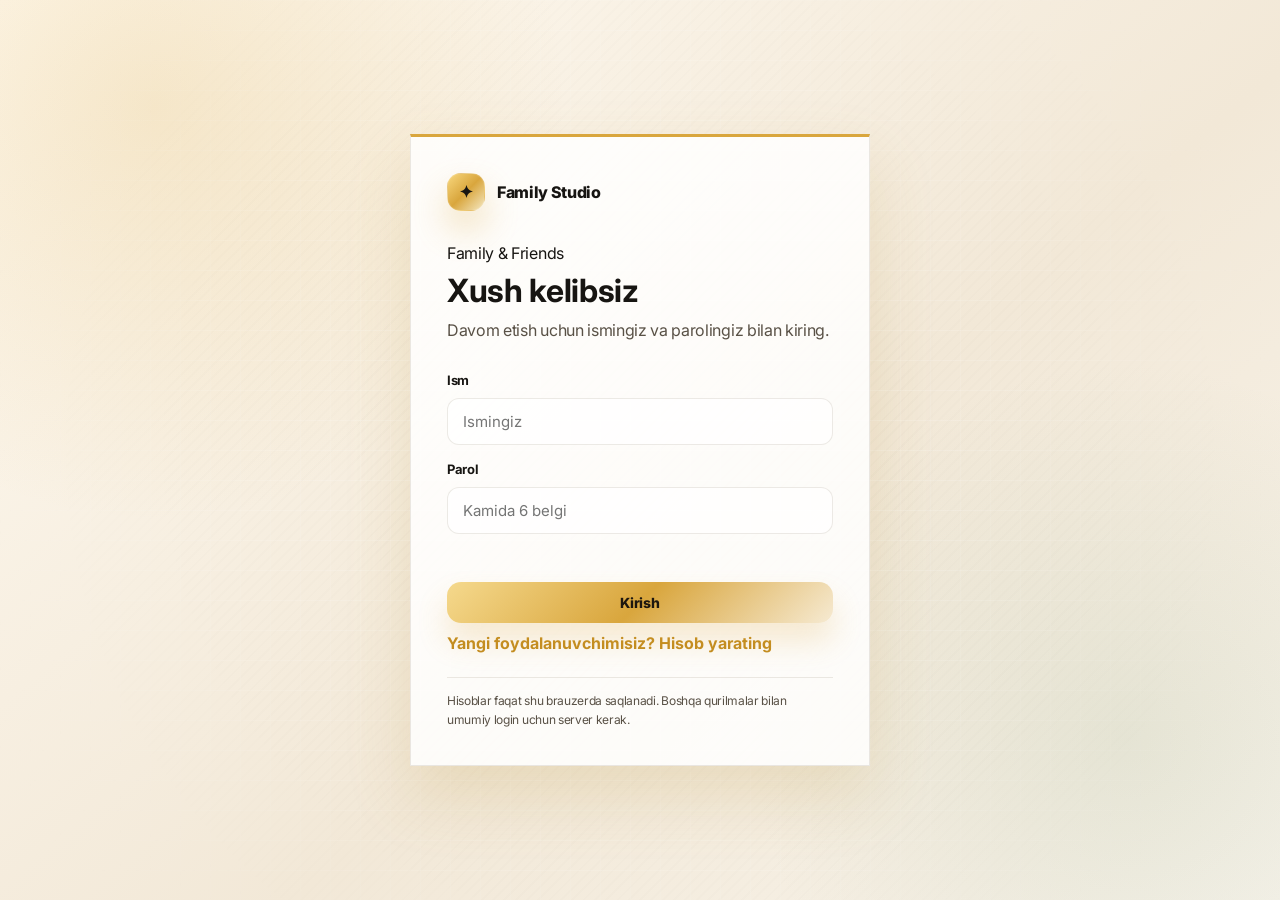
<file: index.html>
<!DOCTYPE html>
<html lang="uz" data-theme="light">
<head>
    <meta charset="UTF-8">
    <meta name="viewport" content="width=device-width, initial-scale=1.0">
    <title>Family & Friends Test Platformasi</title>
    <link rel="stylesheet" href="Style.css">
    <link rel="preconnect" href="https://fonts.googleapis.com">
    <link rel="preconnect" href="https://fonts.gstatic.com" crossorigin>
    <link href="https://fonts.googleapis.com/css2?family=Plus+Jakarta+Sans:wght@400;500;600;700;800&display=swap" rel="stylesheet">
</head>
<body>
    <div id="app"></div>
    <script src="service.js"></script>
    <script src="users.js"></script>
    <script src="logIn.js"></script>
    <script src="app.js"></script>
</body>
</html>
</file>
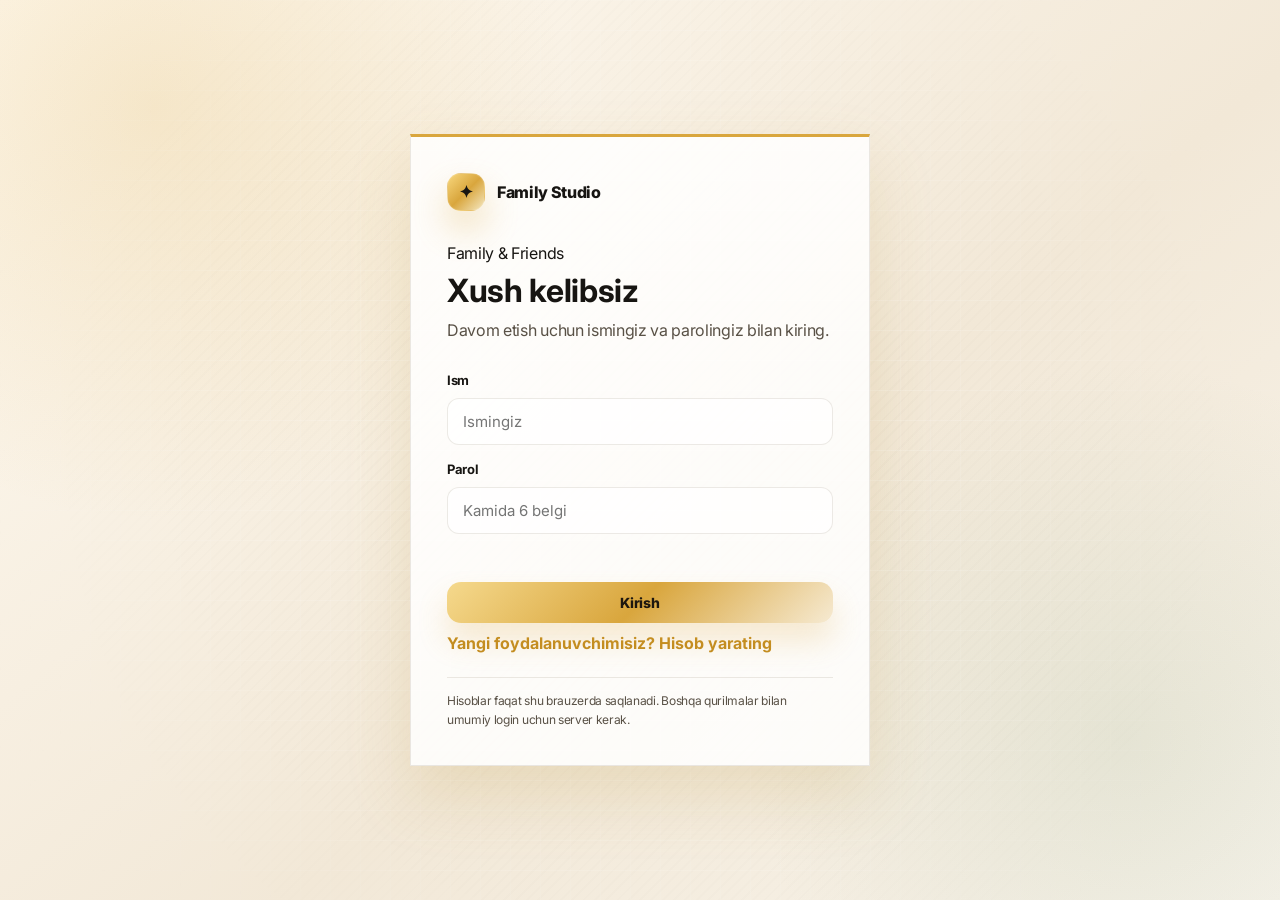
<file: adminpanel.html>
<!doctype html>
<html lang="uz" data-theme="light">
<head>
	<meta charset="UTF-8">
	<meta name="viewport" content="width=device-width, initial-scale=1">
	<meta name="theme-color" content="#f7f1e6">
	<title>Family Studio | Admin</title>
	<link rel="stylesheet" href="Style.css">
	<script>if (!location.hash) location.hash = "admin";</script>
	<script src="service.js" defer></script>
	<script src="users.js" defer></script>
	<script src="logIn.js" defer></script>
	<script src="app.js" defer></script>
</head>
<body>
	<div id="app"></div>
</body>
</html>
</file>
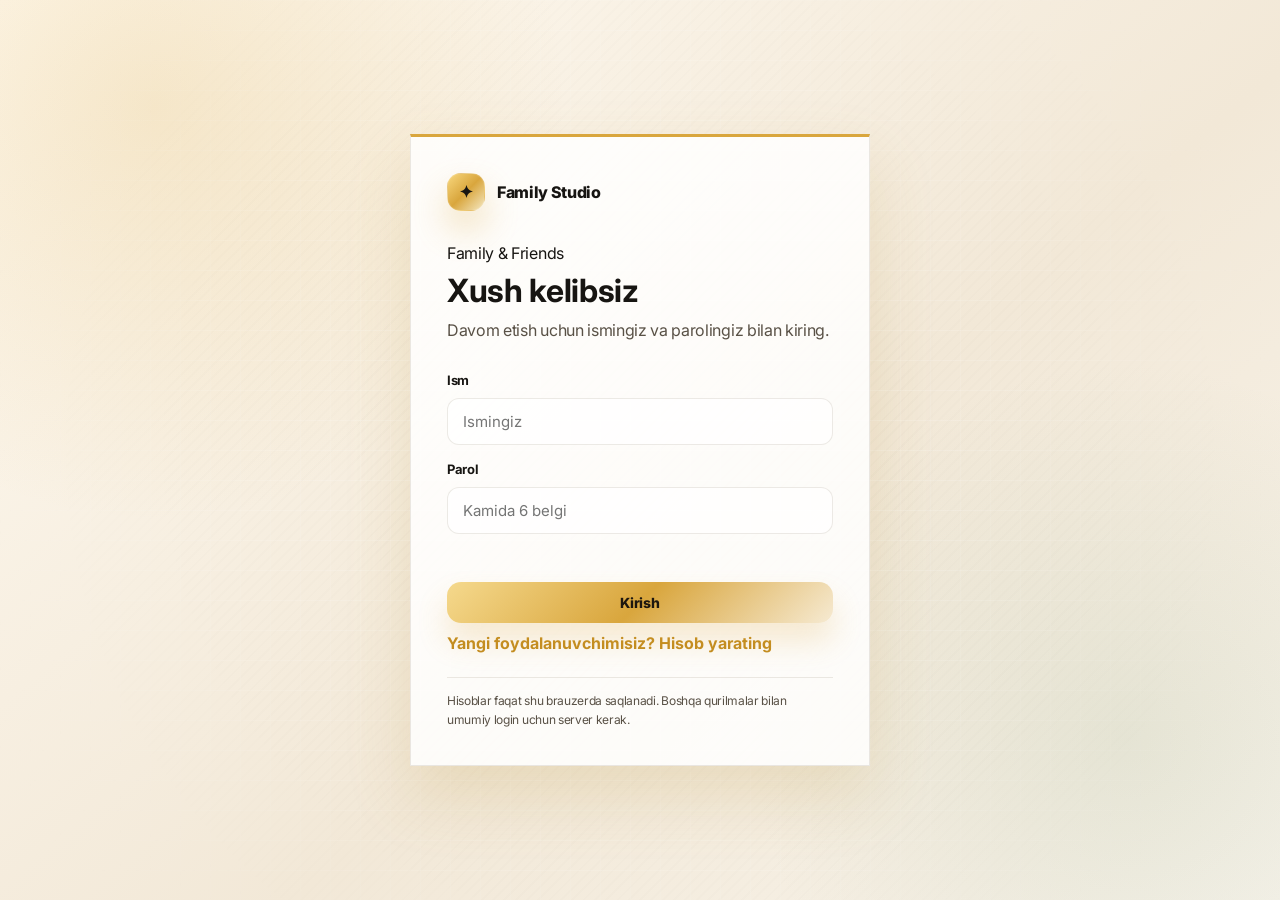
<file: Question.html>
<!doctype html>
<html lang="uz">
<head>
	<meta charset="utf-8">
	<meta name="viewport" content="width=device-width, initial-scale=1">
	<meta name="theme-color" content="#f7f8f2">
	<meta name="description" content="Build a custom family quiz.">
	<title>FamilyTest | Create a test</title>
	<link rel="preconnect" href="https://fonts.googleapis.com">
	<link rel="preconnect" href="https://fonts.gstatic.com" crossorigin>
	<link href="https://fonts.googleapis.com/css2?family=DM+Sans:wght@400;500;600;700&family=Fraunces:opsz,wght@9..144,600;9..144,700&display=swap" rel="stylesheet">
	<link rel="stylesheet" href="Style.css">
	<script src="service.js" defer></script>
	<script src="users.js" defer></script>
	<script src="logIn.js" defer></script>
	<script src="app.js" defer></script>
</head>
<body data-page="builder">
	<div id="app"></div>
</body>
</html>
</file>
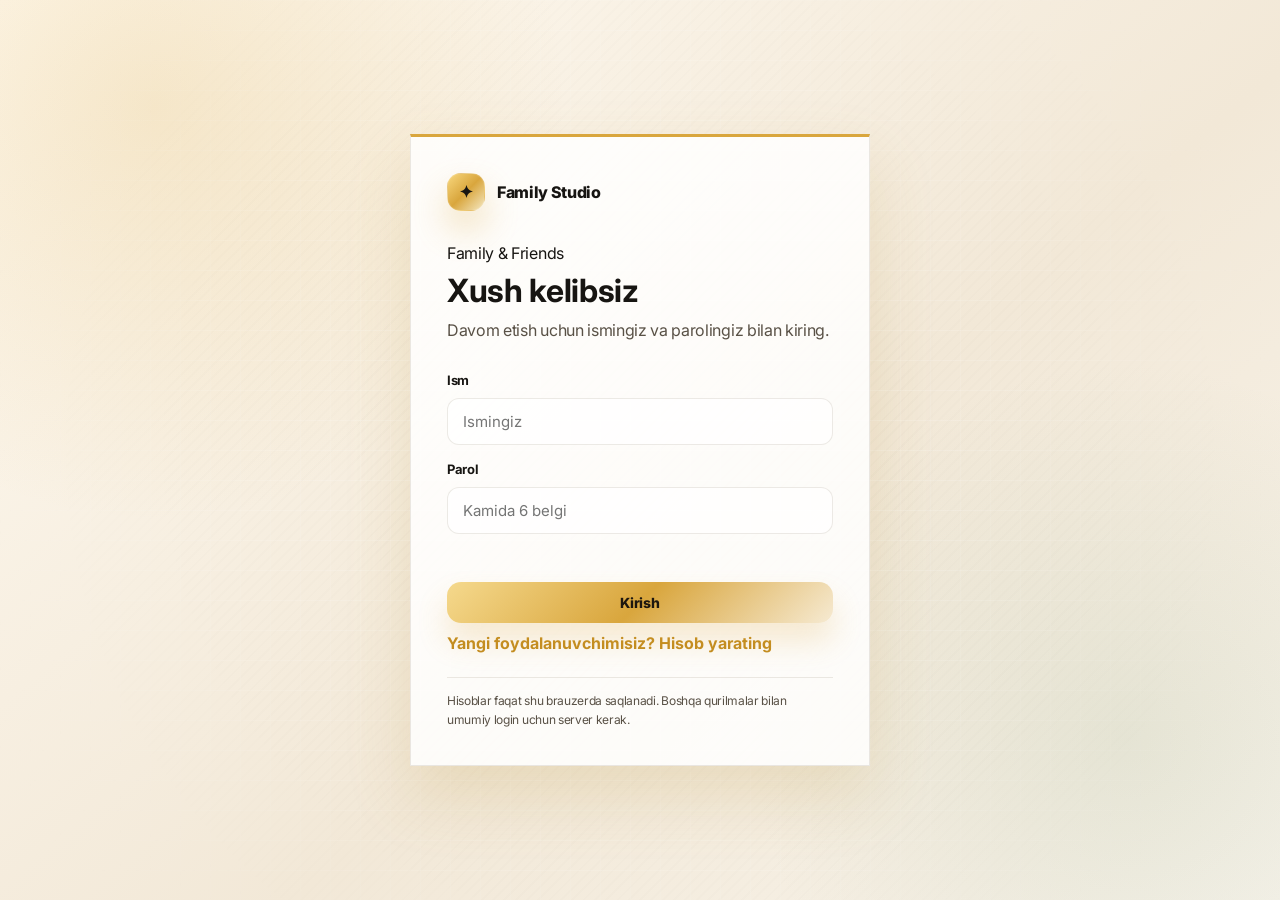
<file: Result.html>
<!doctype html>
<html lang="uz">
<head>
	<meta charset="utf-8">
	<meta name="viewport" content="width=device-width, initial-scale=1">
	<meta name="theme-color" content="#f7f8f2">
	<meta name="description" content="Play family quizzes and see your results.">
	<title>FamilyTest | Results</title>
	<link rel="preconnect" href="https://fonts.googleapis.com">
	<link rel="preconnect" href="https://fonts.gstatic.com" crossorigin>
	<link href="https://fonts.googleapis.com/css2?family=DM+Sans:wght@400;500;600;700&family=Fraunces:opsz,wght@9..144,600;9..144,700&display=swap" rel="stylesheet">
	<link rel="stylesheet" href="Style.css">
	<script src="service.js" defer></script>
	<script src="users.js" defer></script>
	<script src="logIn.js" defer></script>
	<script src="app.js" defer></script>
</head>
<body data-page="results">
	<div id="app"></div>
</body>
</html>
</file>
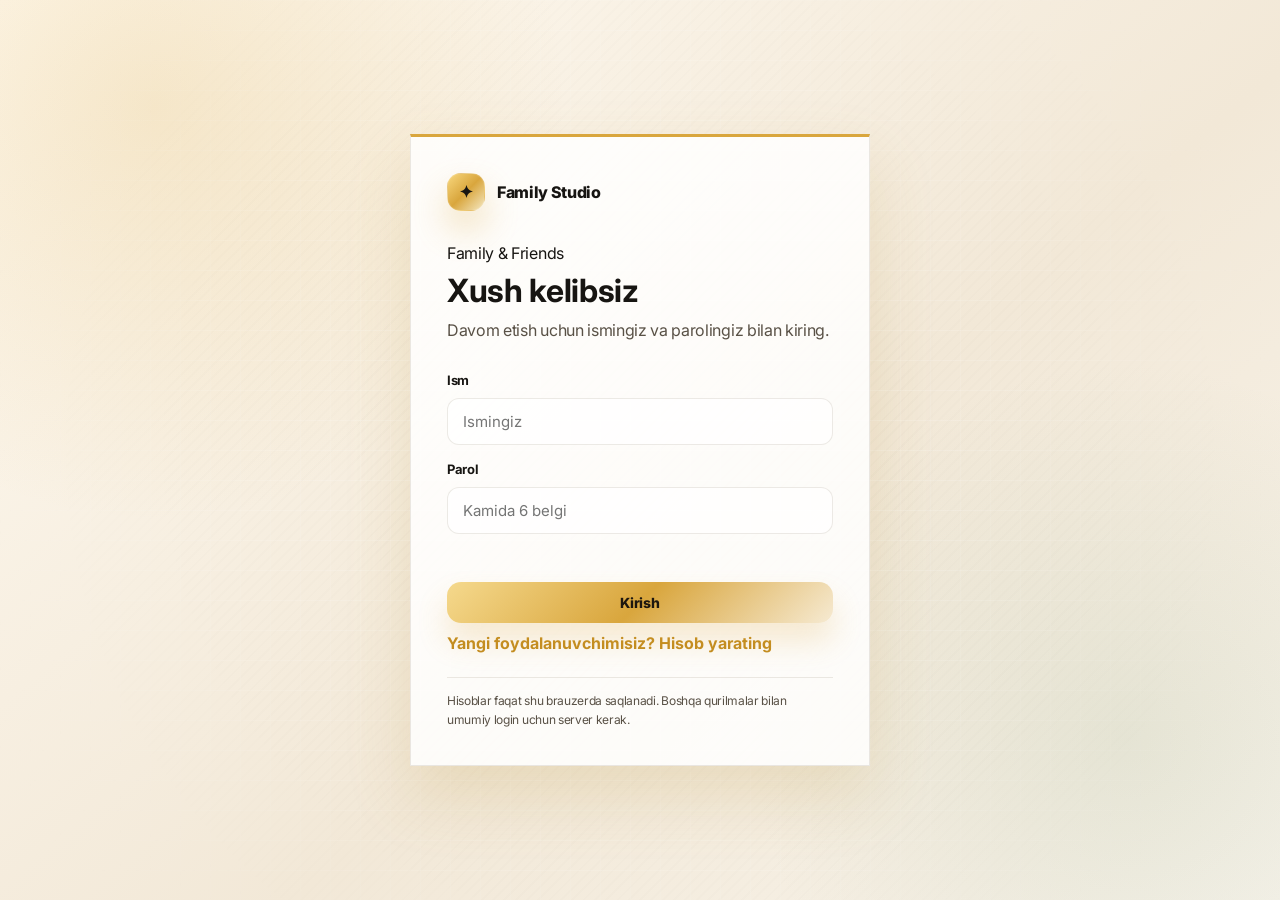
<file: Settings.html>
<!doctype html>
<html lang="uz">
<head>
	<meta charset="utf-8">
	<meta name="viewport" content="width=device-width, initial-scale=1">
	<meta name="theme-color" content="#f7f8f2">
	<meta name="description" content="Manage your FamilyTest language and family members.">
	<title>FamilyTest | Settings</title>
	<link rel="preconnect" href="https://fonts.googleapis.com">
	<link rel="preconnect" href="https://fonts.gstatic.com" crossorigin>
	<link href="https://fonts.googleapis.com/css2?family=DM+Sans:wght@400;500;600;700&family=Fraunces:opsz,wght@9..144,600;9..144,700&display=swap" rel="stylesheet">
	<link rel="stylesheet" href="Style.css">
	<script src="service.js" defer></script>
	<script src="users.js" defer></script>
	<script src="logIn.js" defer></script>
	<script src="app.js" defer></script>
</head>
<body data-page="settings">
	<div id="app"></div>
</body>
</html>
</file>
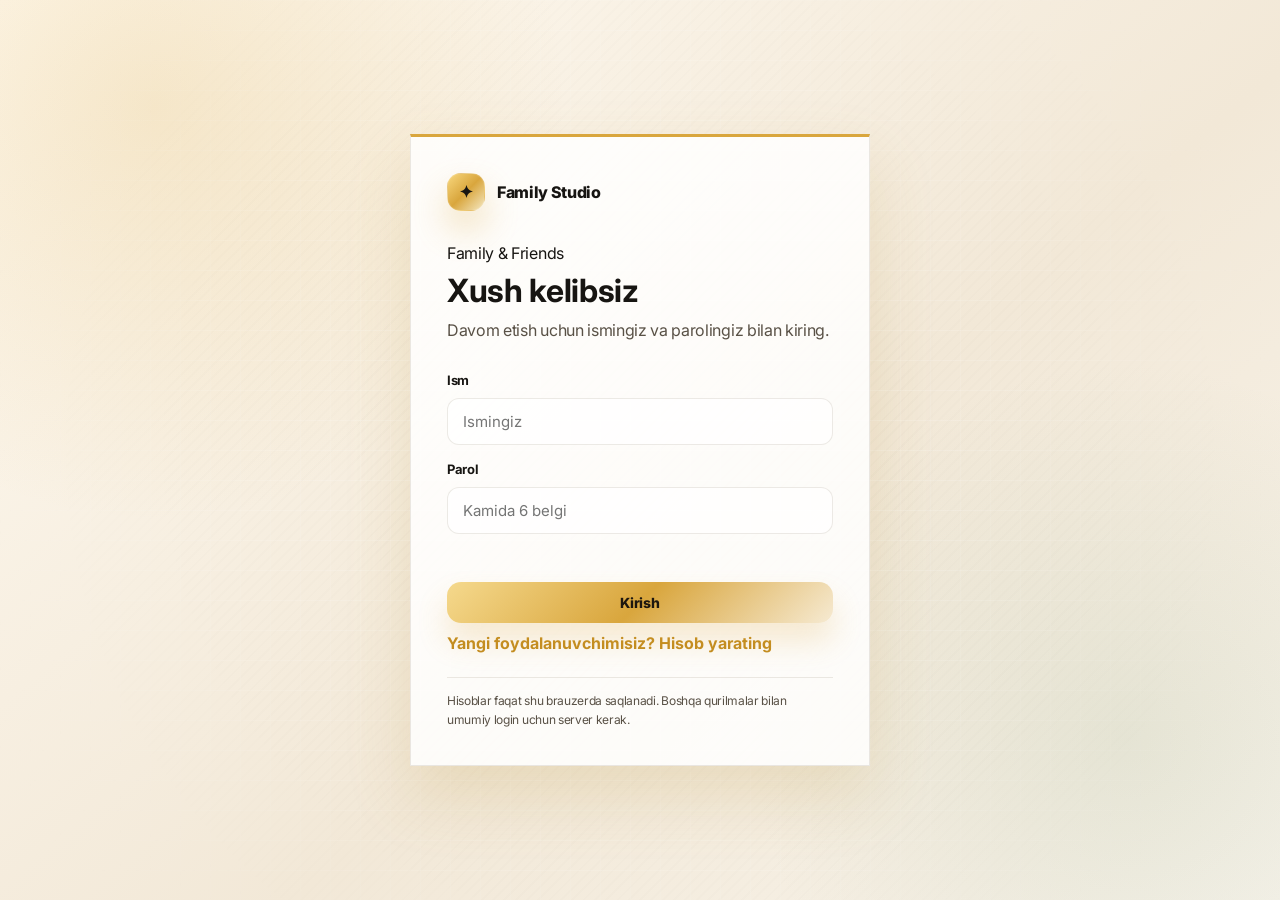
<file: Tests.html>
<!doctype html>
<html lang="uz">
<head>
	<meta charset="utf-8">
	<meta name="viewport" content="width=device-width, initial-scale=1">
	<meta name="theme-color" content="#f7f8f2">
	<meta name="description" content="Create and play fun family quizzes together.">
	<title>FamilyTest | Tests</title>
	<link rel="preconnect" href="https://fonts.googleapis.com">
	<link rel="preconnect" href="https://fonts.gstatic.com" crossorigin>
	<link href="https://fonts.googleapis.com/css2?family=DM+Sans:wght@400;500;600;700&family=Fraunces:opsz,wght@9..144,600;9..144,700&display=swap" rel="stylesheet">
	<link rel="stylesheet" href="Style.css">
	<script src="service.js" defer></script>
	<script src="users.js" defer></script>
	<script src="logIn.js" defer></script>
	<script src="app.js" defer></script>
</head>
<body data-page="tests">
	<div id="app"></div>
</body>
</html>
</file>
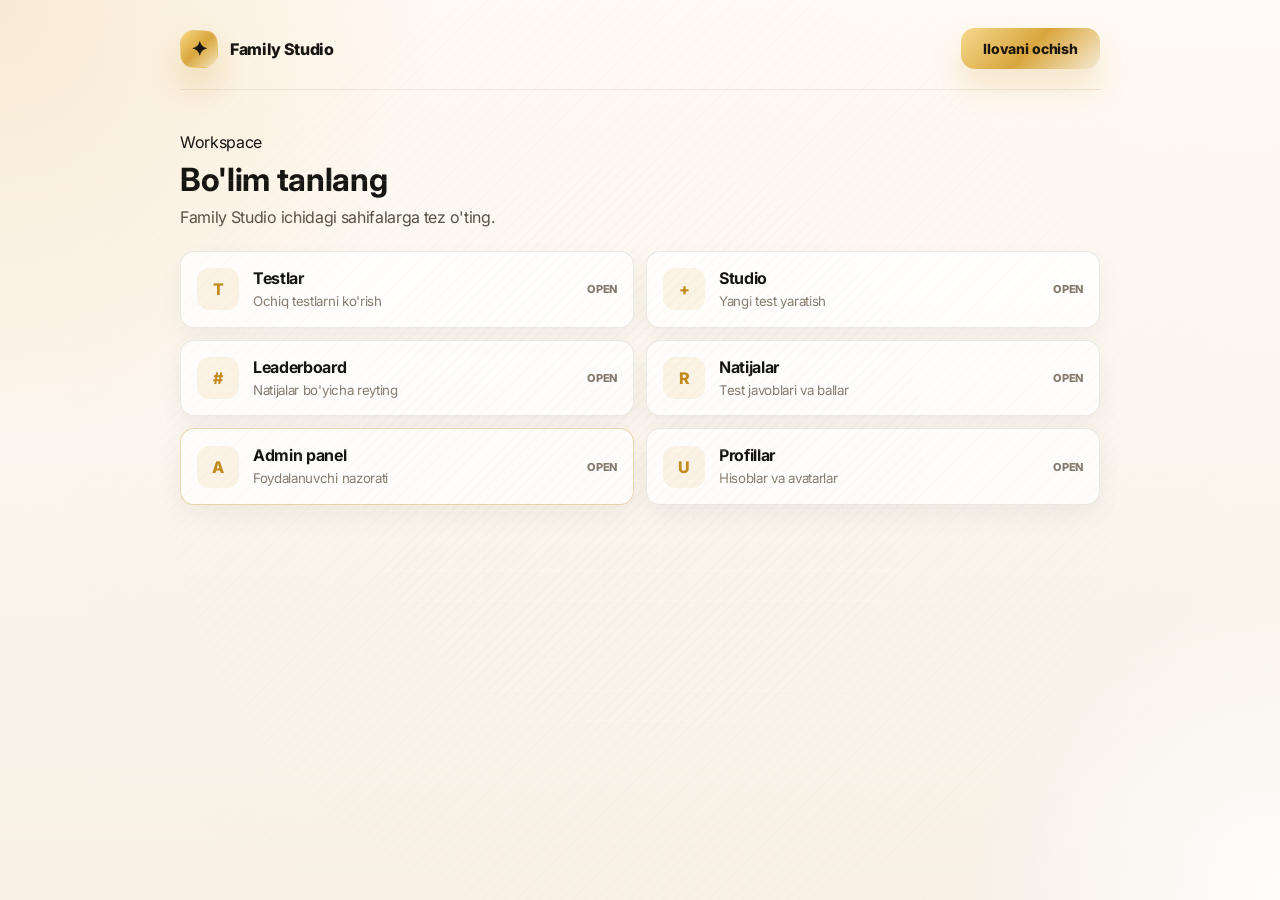
<file: uiconrtoller.html>
<!doctype html>
<html lang="uz">
<head>
	<meta charset="UTF-8">
	<meta name="viewport" content="width=device-width, initial-scale=1">
	<meta name="theme-color" content="#f7f1e6">
	<title>Family Studio | Quick Links</title>
	<link rel="preconnect" href="https://fonts.googleapis.com">
	<link rel="preconnect" href="https://fonts.gstatic.com" crossorigin>
	<link href="https://fonts.googleapis.com/css2?family=Plus+Jakarta+Sans:wght@400;500;600;700;800&display=swap" rel="stylesheet">
	<link rel="stylesheet" href="Style.css">
</head>
<body>
	<main class="controller-page">
		<header class="controller-header">
			<a class="controller-brand" href="index.html#tests">
				<span class="brand-icon">✦</span>
				<span>Family Studio</span>
			</a>
			<a class="btn btn-primary" href="index.html#tests">Ilovani ochish</a>
		</header>

		<section class="controller-intro">
			<p class="hero-tag">Workspace</p>
			<h1>Bo'lim tanlang</h1>
			<p>Family Studio ichidagi sahifalarga tez o'ting.</p>
		</section>

		<nav class="controller-routes" aria-label="Family Studio bo'limlari">
			<a class="controller-route" href="index.html#tests">
				<span class="controller-route-icon">T</span>
				<span><strong>Testlar</strong><small>Ochiq testlarni ko'rish</small></span>
				<span class="controller-arrow">Open</span>
			</a>
			<a class="controller-route" href="index.html#builder">
				<span class="controller-route-icon">+</span>
				<span><strong>Studio</strong><small>Yangi test yaratish</small></span>
				<span class="controller-arrow">Open</span>
			</a>
			<a class="controller-route" href="index.html#leaderboard">
				<span class="controller-route-icon">#</span>
				<span><strong>Leaderboard</strong><small>Natijalar bo'yicha reyting</small></span>
				<span class="controller-arrow">Open</span>
			</a>
			<a class="controller-route" href="index.html#results">
				<span class="controller-route-icon">R</span>
				<span><strong>Natijalar</strong><small>Test javoblari va ballar</small></span>
				<span class="controller-arrow">Open</span>
			</a>
			<a class="controller-route controller-admin-route" href="adminpanel.html">
				<span class="controller-route-icon">A</span>
				<span><strong>Admin panel</strong><small>Foydalanuvchi nazorati</small></span>
				<span class="controller-arrow">Open</span>
			</a>
			<a class="controller-route" href="index.html#profiles">
				<span class="controller-route-icon">U</span>
				<span><strong>Profillar</strong><small>Hisoblar va avatarlar</small></span>
				<span class="controller-arrow">Open</span>
			</a>
		</nav>
	</main>
</body>
</html>
</file>
<file: Style.css>
@import url('https://fonts.googleapis.com/css2?family=Inter:wght@400;500;600;700;800;900&display=swap');

:root {
    --bg-main: #f7f1e6;
    --bg-surface: rgba(255, 255, 255, 0.8);
    --bg-soft: #fffaf2;
    --bg-sidebar: linear-gradient(180deg, #0f0f10 0%, #171512 100%);
    --text-primary: #171512;
    --text-secondary: #595146;
    --text-muted: #857a6d;
    --border-color: rgba(99, 82, 54, 0.12);
    --primary: #d9a63d;
    --primary-strong: #c28c1f;
    --primary-hover: #c68b1f;
    --primary-soft: rgba(217, 166, 61, 0.12);
    --primary-glow: rgba(217, 166, 61, 0.18);
    --accent-success: #6b8d5b;
    --accent-success-soft: rgba(107, 141, 91, 0.12);
    --accent-danger: #cf6d59;
    --accent-danger-soft: rgba(207, 109, 89, 0.12);
    --accent-warning: #edb634;
    --shadow-sm: 0 10px 24px rgba(23, 21, 18, 0.05);
    --shadow-md: 0 20px 36px rgba(23, 21, 18, 0.08);
    --shadow-lg: 0 30px 60px rgba(181, 142, 52, 0.18);
    --radius-sm: 10px;
    --radius-md: 16px;
    --radius-lg: 24px;
    --transition: all 0.25s ease-in-out;
}

[data-theme="dark"] {
    --bg-main: #101010;
    --bg-surface: rgba(28, 27, 25, 0.8);
    --bg-soft: #171512;
    --bg-sidebar: linear-gradient(180deg, #050505 0%, #18120d 100%);
    --text-primary: #f8f3eb;
    --text-secondary: #d8ceb7;
    --text-muted: #b7ad9a;
    --border-color: rgba(210, 190, 154, 0.18);
    --primary: #efc75d;
    --primary-hover: #f3d580;
    --primary-soft: rgba(239, 199, 93, 0.14);
    --primary-glow: rgba(239, 199, 93, 0.2);
    --accent-success: #8ab67f;
    --accent-success-soft: rgba(138, 182, 127, 0.12);
    --accent-danger: #df8e79;
    --accent-danger-soft: rgba(223, 142, 121, 0.12);
    --accent-warning: #f0be4f;
    --shadow-sm: 0 12px 26px rgba(0, 0, 0, 0.28);
    --shadow-md: 0 20px 42px rgba(0, 0, 0, 0.35);
    --shadow-lg: 0 30px 62px rgba(0, 0, 0, 0.42);
}

[data-theme="dark"] body {
    background:
        radial-gradient(circle at top left, rgba(239, 199, 93, 0.12), transparent 28%),
        radial-gradient(circle at bottom right, rgba(255, 255, 255, 0.04), transparent 30%),
        linear-gradient(180deg, #101010 0%, #17120d 100%);
}

[data-theme="dark"] .topbar {
    background: rgba(15, 23, 42, 0.72);
    border-color: rgba(148, 163, 184, 0.12);
}

[data-theme="dark"] .card {
    background: rgba(15, 23, 42, 0.7);
    border-color: rgba(148, 163, 184, 0.12);
    box-shadow: 0 18px 32px rgba(2, 6, 23, 0.45), inset 0 1px 0 rgba(255,255,255,0.02);
}

[data-theme="dark"] .form-control,
[data-theme="dark"] .profile-select,
[data-theme="dark"] .theme-toggle-btn {
    background: rgba(15, 23, 42, 0.92);
    border-color: rgba(148, 163, 184, 0.15);
    color: var(--text-primary);
}

[data-theme="dark"] .btn-secondary {
    background: rgba(15, 23, 42, 0.9);
    color: var(--text-primary);
}

[data-theme="dark"] .question-builder-item {
    background: linear-gradient(180deg, rgba(15, 23, 42, 0.75), rgba(17, 28, 52, 0.88));
}

[data-theme="dark"] .toast {
    background: rgba(15, 23, 42, 0.96);
}

[data-theme="dark"] .modal-card {
    background: rgba(15, 23, 42, 0.97);
    border-color: rgba(148, 163, 184, 0.12);
}

* {
    box-sizing: border-box;
    margin: 0;
    padding: 0;
}

html {
    scroll-behavior: smooth;
}

body {
    font-family: 'Inter', 'Segoe UI', sans-serif;
    background:
        radial-gradient(circle at top left, rgba(217, 166, 61, 0.18), transparent 28%),
        radial-gradient(circle at bottom right, rgba(255, 255, 255, 0.9), transparent 20%),
        linear-gradient(180deg, #fffaf4 0%, #f7f1e6 100%);
    color: var(--text-primary);
    transition: background 0.3s ease, color 0.3s ease;
    min-height: 100vh;
    overflow-x: hidden;
    letter-spacing: -0.02em;
}

body::before {
    content: "";
    position: fixed;
    inset: 0;
    pointer-events: none;
    background:
        linear-gradient(rgba(255,255,255,0.27) 1px, transparent 1px),
        linear-gradient(90deg, rgba(255,255,255,0.18) 1px, transparent 1px),
        repeating-linear-gradient(135deg, rgba(32, 30, 27, 0.02) 0, rgba(32,30,27,0.02) 2px, transparent 2px, transparent 8px);
    background-size: 30px 30px, 30px 30px, 100% 100%;
    mask-image: radial-gradient(circle at center, black 30%, transparent 92%);
    opacity: 0.7;
}

button, input, select, textarea {
    font: inherit;
}

.app-shell {
    position: relative;
    min-height: 100vh;
    isolation: isolate;
    overflow: hidden;
}

.app-shell::before {
    content: "";
    position: absolute;
    inset: 0;
    background: linear-gradient(135deg, rgba(217,166,61,0.06), rgba(255,255,255,0.08), rgba(214,175,90,0.04));
    pointer-events: none;
    z-index: 0;
}

.ambient {
    position: absolute;
    border-radius: 50%;
    filter: blur(60px);
    opacity: 0.55;
    pointer-events: none;
    animation: floatOrb 16s ease-in-out infinite alternate;
    z-index: 0;
}

.ambient-one {
    width: 420px;
    height: 420px;
    background: rgba(217, 166, 61, 0.2);
    top: -80px;
    right: 8%;
}

.ambient-two {
    width: 360px;
    height: 360px;
    background: rgba(255, 245, 209, 0.4);
    bottom: 8%;
    left: 12%;
    animation-delay: 1s;
}

.ambient-three {
    width: 280px;
    height: 280px;
    background: rgba(170, 133, 56, 0.12);
    bottom: 18%;
    right: 30%;
    animation-delay: 2.4s;
}

@keyframes floatOrb {
    0% {
        transform: translate3d(0, 0, 0) scale(1);
    }
    100% {
        transform: translate3d(25px, -30px, 0) scale(1.08);
    }
}

/* Layout */
.app-container {
    display: flex;
    min-height: 100vh;
    position: relative;
    z-index: 1;
}

.sidebar {
    width: 270px;
    background: linear-gradient(180deg, rgba(16, 15, 14, 0.97), rgba(29, 24, 19, 0.94));
    backdrop-filter: blur(20px);
    -webkit-backdrop-filter: blur(20px);
    color: #ffffff;
    padding: 30px 18px 22px;
    display: flex;
    flex-direction: column;
    justify-content: space-between;
    position: fixed;
    height: 100vh;
    z-index: 100;
    box-shadow: 18px 0 40px rgba(21, 18, 12, 0.18);
    border-right: 1px solid rgba(255,255,255,0.08);
}

.sidebar::before {
    content: "";
    position: absolute;
    inset: 0;
    background: linear-gradient(135deg, rgba(217,166,61,0.14), transparent 42%, rgba(255,255,255,0.04));
    pointer-events: none;
}

.brand {
    display: flex;
    align-items: center;
    gap: 12px;
    font-size: 22px;
    font-weight: 800;
    letter-spacing: -0.04em;
    color: #ffffff;
    padding: 4px 8px;
    position: relative;
    z-index: 1;
}

.brand-icon {
    width: 44px;
    height: 44px;
    background: linear-gradient(135deg, #f8d77d, var(--primary), #f4e7c0);
    border-radius: 14px;
    display: grid;
    place-items: center;
    font-size: 20px;
    box-shadow: 0 18px 34px rgba(217, 166, 61, 0.32);
    border: 1px solid rgba(255,255,255,0.14);
}

.nav-menu {
    margin-top: 34px;
    display: flex;
    flex-direction: column;
    gap: 10px;
    flex: 1;
}

.nav-item {
    display: flex;
    align-items: center;
    gap: 12px;
    padding: 14px 16px;
    border-radius: 14px;
    color: rgba(255, 255, 255, 0.72);
    text-decoration: none;
    font-weight: 700;
    font-size: 15px;
    transition: transform 0.22s ease, background 0.22s ease, box-shadow 0.22s ease, color 0.22s ease;
    cursor: pointer;
    border: 1px solid transparent;
    position: relative;
    overflow: hidden;
    z-index: 1;
}

.nav-icon {
    width: 28px;
    height: 28px;
    display: inline-flex;
    align-items: center;
    justify-content: center;
    color: currentColor;
    opacity: 0.92;
}

.nav-icon svg {
    width: 18px;
    height: 18px;
    display: block;
}

.nav-item::before {
    content: "";
    position: absolute;
    inset: 0;
    background: linear-gradient(135deg, rgba(255,255,255,0.12), transparent 60%);
    opacity: 0;
    transition: opacity 0.22s ease;
}

.nav-item:hover::before,
.nav-item.active::before {
    opacity: 1;
}

.nav-item:hover,
.nav-item.active {
    background: rgba(255, 255, 255, 0.08);
    color: #ffffff;
    border-color: rgba(255, 255, 255, 0.08);
    box-shadow: inset 0 0 0 1px rgba(255, 255, 255, 0.02), 0 12px 18px rgba(15, 23, 42, 0.18);
    transform: translateX(3px);
}

.nav-item.active {
    background: linear-gradient(135deg, #f6d982, var(--primary), #f2e2b7);
    color: #1d170f;
    box-shadow: 0 18px 32px rgba(217, 166, 61, 0.28);
}

.main-content {
    flex: 1;
    margin-left: 270px;
    display: flex;
    flex-direction: column;
    min-height: 100vh;
}

.topbar {
    background: rgba(255, 255, 255, 0.7);
    border-bottom: 1px solid var(--border-color);
    padding: 18px 40px;
    display: flex;
    justify-content: space-between;
    align-items: center;
    position: sticky;
    top: 0;
    z-index: 90;
    backdrop-filter: blur(12px);
    -webkit-backdrop-filter: blur(12px);
    box-shadow: 0 8px 26px rgba(15, 23, 42, 0.04);
}

.topbar-user {
    display: flex;
    align-items: center;
    gap: 12px;
}

.user-avatar-badge {
    width: 42px;
    height: 42px;
    border-radius: 50%;
    background: linear-gradient(135deg, var(--primary-soft), rgba(217, 166, 61, 0.18));
    display: grid;
    place-items: center;
    font-size: 20px;
    border: 2px solid rgba(217, 166, 61, 0.26);
    box-shadow: 0 12px 24px var(--primary-glow);
}

.topbar-actions {
    display: flex;
    align-items: center;
    gap: 16px;
}

.theme-toggle-btn {
    background: linear-gradient(135deg, rgba(255,255,255,0.9), rgba(238,242,255,0.82));
    border: 1px solid var(--border-color);
    width: 44px;
    height: 44px;
    border-radius: 14px;
    cursor: pointer;
    display: grid;
    place-items: center;
    font-size: 18px;
    color: var(--text-primary);
    transition: var(--transition);
    box-shadow: var(--shadow-sm);
}

.theme-toggle-btn:hover {
    border-color: var(--primary);
    transform: translateY(-1px);
}

.profile-select {
    padding: 10px 16px;
    border-radius: 12px;
    border: 1px solid var(--border-color);
    background: linear-gradient(180deg, rgba(255,255,255,0.9), rgba(237,243,255,0.8));
    color: var(--text-primary);
    font-weight: 700;
    outline: none;
    cursor: pointer;
    box-shadow: var(--shadow-sm);
}

.content-body {
    padding: 40px 28px 52px;
    max-width: 1180px;
    width: 100%;
    margin: 0 auto;
}

/* UI Components */
.card {
    background: linear-gradient(180deg, rgba(255,255,255,0.82), rgba(255,250,242,0.78));
    border: 1px solid rgba(99, 82, 54, 0.12);
    border-radius: var(--radius-lg);
    padding: 28px;
    margin-bottom: 24px;
    box-shadow: 0 18px 38px rgba(19, 16, 15, 0.06), inset 0 1px 0 rgba(255,255,255,0.8);
    transition: box-shadow 0.25s ease, transform 0.25s ease, border-color 0.25s ease;
    backdrop-filter: blur(12px);
    -webkit-backdrop-filter: blur(12px);
}

.card:hover {
    box-shadow: 0 22px 38px rgba(217,166,61,0.12), inset 0 1px 0 rgba(255,255,255,0.7);
    transform: translateY(-3px) scale(1.005);
    border-color: rgba(217,166,61,0.25);
}

.btn {
    display: inline-flex;
    align-items: center;
    justify-content: center;
    gap: 8px;
    padding: 12px 22px;
    border-radius: 14px;
    font-weight: 800;
    font-size: 14px;
    cursor: pointer;
    border: none;
    transition: transform 0.22s ease, box-shadow 0.22s ease, filter 0.22s ease;
    text-decoration: none;
    white-space: nowrap;
    box-shadow: 0 14px 26px rgba(15, 23, 42, 0.08);
    position: relative;
    overflow: hidden;
    letter-spacing: -0.01em;
}

.btn::before {
    content: "";
    position: absolute;
    inset: 0;
    background: linear-gradient(135deg, rgba(255,255,255,0.28), rgba(255,255,255,0.08), transparent 70%);
    opacity: 0;
    transition: opacity 0.22s ease;
}

.btn:hover::before {
    opacity: 1;
}

.btn:hover {
    transform: translateY(-2px) scale(1.01);
    filter: saturate(1.08);
}

.btn-primary {
    background: linear-gradient(135deg, #f5d98d, var(--primary), #f6ead2);
    color: #1d170f;
    box-shadow: 0 18px 30px rgba(217, 166, 61, 0.22);
}

.btn-primary:hover {
    box-shadow: 0 18px 30px rgba(217, 166, 61, 0.25);
}

.btn-secondary {
    background: rgba(255, 255, 255, 0.8);
    color: var(--text-primary);
    border: 1px solid var(--border-color);
}

.btn-secondary:hover {
    border-color: var(--primary);
    background: var(--bg-soft);
}

.btn-danger {
    background: var(--accent-danger-soft);
    color: var(--accent-danger);
}

.btn-danger:hover {
    background: var(--accent-danger);
    color: #ffffff;
}

.form-group {
    margin-bottom: 20px;
    display: flex;
    flex-direction: column;
    gap: 8px;
}

.form-group label {
    font-weight: 700;
    font-size: 14px;
    color: var(--text-secondary);
}

.form-control {
    width: 100%;
    padding: 13px 15px;
    border-radius: 12px;
    border: 1px solid var(--border-color);
    background: rgba(255, 255, 255, 0.7);
    color: var(--text-primary);
    font-size: 15px;
    outline: none;
    transition: var(--transition);
}

.form-control:focus {
    border-color: var(--primary);
    box-shadow: 0 0 0 4px var(--primary-glow);
    background: #ffffff;
}

textarea.form-control {
    resize: vertical;
    min-height: 110px;
}

/* Page Specifics */
.hero-banner {
    background: linear-gradient(135deg, rgba(255, 247, 224, 0.92) 0%, rgba(243, 207, 129, 0.9) 34%, rgba(25, 25, 25, 0.94) 100%);
    color: #ffffff;
    border-radius: 30px;
    padding: 34px 32px;
    margin-bottom: 28px;
    display: flex;
    justify-content: space-between;
    align-items: center;
    border: 1px solid rgba(255, 255, 255, 0.18);
    box-shadow: 0 30px 60px rgba(34, 28, 18, 0.2);
    position: relative;
    overflow: hidden;
}

.hero-banner .hero-tag {
    display: inline-flex;
    align-items: center;
    gap: 8px;
    padding: 7px 12px;
    background: rgba(255,255,255,0.12);
    border: 1px solid rgba(255,255,255,0.2);
    border-radius: 999px;
    font-weight: 700;
    font-size: 12px;
    letter-spacing: 0.08em;
    text-transform: uppercase;
    margin-bottom: 16px;
    color: #fefaf3;
}

.hero-banner::before {
    content: "";
    position: absolute;
    inset: -10% auto auto -10%;
    width: 240px;
    height: 240px;
    border-radius: 50%;
    background: rgba(255, 255, 255, 0.12);
    filter: blur(8px);
}

.hero-banner::after {
    content: "";
    position: absolute;
    right: -50px;
    top: -45px;
    width: 220px;
    height: 220px;
    border-radius: 50%;
    background: rgba(255, 255, 255, 0.1);
    filter: blur(10px);
}

.hero-banner > * {
    position: relative;
    z-index: 1;
}

.hero-banner h1 {
    font-size: clamp(28px, 2.6vw, 42px);
    font-weight: 800;
    margin-bottom: 10px;
    letter-spacing: -0.04em;
}

.hero-banner p {
    opacity: 0.9;
    font-size: 16px;
    max-width: 640px;
    line-height: 1.6;
}

.grid-2 {
    display: grid;
    grid-template-columns: repeat(auto-fill, minmax(320px, 1fr));
    gap: 24px;
}

.avatar-selector {
    display: flex;
    gap: 12px;
    flex-wrap: wrap;
    margin-top: 10px;
}

.avatar-option {
    width: 48px;
    height: 48px;
    border-radius: 14px;
    border: 2px solid var(--border-color);
    display: grid;
    place-items: center;
    font-size: 24px;
    cursor: pointer;
    background: rgba(255, 255, 255, 0.7);
    transition: var(--transition);
}

.avatar-option:hover,
.avatar-option.selected {
    border-color: var(--primary);
    background: var(--primary-soft);
    transform: scale(1.08);
    box-shadow: 0 12px 26px var(--primary-glow);
}

.badge {
    padding: 7px 12px;
    border-radius: 999px;
    font-size: 12px;
    font-weight: 800;
    display: inline-flex;
    align-items: center;
    letter-spacing: 0.02em;
}

.badge-primary {
    background: var(--primary-soft);
    color: var(--primary);
}

.badge-success {
    background: var(--accent-success-soft);
    color: var(--accent-success);
}

.badge-warning {
    background: #fff7e7;
    color: var(--accent-warning);
}

.stat-strip {
    display: grid;
    grid-template-columns: repeat(auto-fit, minmax(160px, 1fr));
    gap: 14px;
    margin: 0 0 26px;
}

.stat-pill {
    background: linear-gradient(135deg, rgba(255,255,255,0.72), rgba(255,248,233,0.76));
    border: 1px solid var(--border-color);
    border-radius: 18px;
    padding: 16px 18px;
    display: flex;
    flex-direction: column;
    gap: 8px;
    box-shadow: var(--shadow-sm);
}

.stat-label {
    font-size: 12px;
    text-transform: uppercase;
    letter-spacing: 0.08em;
    color: var(--text-muted);
}

.stat-pill strong {
    font-size: 28px;
    letter-spacing: -0.05em;
}

.leaderboard-list,
.profile-admin-list,
.notification-list {
    display: flex;
    flex-direction: column;
    gap: 12px;
}

.leaderboard-row,
.profile-admin-row,
.notification-item {
    display: flex;
    align-items: center;
    justify-content: space-between;
    gap: 14px;
    padding: 16px 18px;
    border: 1px solid var(--border-color);
    border-radius: 18px;
    background: rgba(255,255,255,0.38);
}

.leaderboard-row.top-rank {
    background: linear-gradient(135deg, rgba(245, 217, 141, 0.18), rgba(255,255,255,0.42));
    border-color: rgba(217, 166, 61, 0.35);
}

.leaderboard-rank {
    min-width: 42px;
    height: 42px;
    border-radius: 12px;
    display: grid;
    place-items: center;
    background: linear-gradient(135deg, var(--primary), #f3d98a);
    color: #1b170f;
    font-weight: 800;
}

.leaderboard-user,
.profile-admin-main {
    display: flex;
    align-items: center;
    gap: 12px;
    flex: 1;
}

.leaderboard-user small,
.profile-admin-main small,
.notification-item small {
    display: block;
    color: var(--text-muted);
    margin-top: 3px;
}

.leaderboard-avatar {
    width: 42px;
    height: 42px;
    border-radius: 12px;
    background: linear-gradient(135deg, rgba(255,255,255,0.85), rgba(245, 217, 141, 0.25));
    border: 1px solid rgba(217, 166, 61, 0.18);
    display: grid;
    place-items: center;
    font-size: 22px;
}

.leaderboard-score {
    text-align: center;
    min-width: 88px;
}

.leaderboard-score span {
    display: block;
    font-size: 11px;
    color: var(--text-muted);
    margin-bottom: 4px;
    text-transform: uppercase;
    letter-spacing: 0.06em;
}

.leaderboard-score strong {
    font-size: 20px;
}

.admin-grid {
    display: grid;
    grid-template-columns: repeat(auto-fit, minmax(260px, 1fr));
    gap: 20px;
    margin-bottom: 20px;
}

.admin-metrics {
    display: grid;
    grid-template-columns: repeat(3, minmax(0, 1fr));
    gap: 12px;
}

.mini-stat {
    background: rgba(255,255,255,0.5);
    border: 1px solid var(--border-color);
    border-radius: 16px;
    padding: 14px 12px;
    text-align: center;
}

.mini-stat span {
    display: block;
    font-size: 11px;
    text-transform: uppercase;
    letter-spacing: 0.08em;
    color: var(--text-muted);
    margin-bottom: 8px;
}

.mini-stat strong {
    font-size: 26px;
}

.notification-item {
    justify-content: flex-start;
    background: rgba(255,255,255,0.45);
}

.notification-item.success {
    border-color: rgba(107, 141, 91, 0.35);
}

.notification-item.error {
    border-color: rgba(207, 109, 89, 0.35);
}

.notification-item.info {
    border-color: rgba(217, 166, 61, 0.35);
}

.notif-dot {
    width: 10px;
    height: 10px;
    border-radius: 50%;
    background: var(--primary);
    box-shadow: 0 0 0 6px rgba(217, 166, 61, 0.12);
}

.profile-admin-badges {
    display: flex;
    gap: 8px;
    flex-wrap: wrap;
}

.evaluation-note {
    margin-top: 8px;
    padding: 12px 14px;
    background: linear-gradient(135deg, var(--primary-soft), rgba(217, 166, 61, 0.04));
    border-left: 4px solid var(--primary);
    border-radius: 12px;
    font-size: 13px;
    color: var(--text-primary);
    font-style: italic;
}

.question-builder-item {
    background: linear-gradient(180deg, rgba(255, 255, 255, 0.82), rgba(238, 242, 255, 0.78));
    border: 1px solid var(--border-color);
    border-radius: var(--radius-md);
    padding: 22px;
    margin-bottom: 20px;
    box-shadow: inset 0 1px 0 rgba(255,255,255,0.9), 0 16px 28px rgba(15, 23, 42, 0.03);
}

.option-input-group {
    display: grid;
    grid-template-columns: 30px 1fr 1fr auto;
    gap: 12px;
    align-items: center;
    margin-bottom: 12px;
}

.details-box {
    margin-top: 15px;
    padding: 18px;
    background: linear-gradient(180deg, rgba(255,255,255,0.68), rgba(238,242,255,0.9));
    border: 1px solid var(--border-color);
    border-radius: var(--radius-md);
}

.toast-stack {
    position: fixed;
    right: 22px;
    bottom: 22px;
    display: flex;
    flex-direction: column;
    gap: 12px;
    z-index: 1200;
}

.toast {
    display: flex;
    align-items: center;
    gap: 12px;
    min-width: 260px;
    max-width: 360px;
    padding: 14px 16px;
    border-radius: 16px;
    border: 1px solid rgba(148, 163, 184, 0.2);
    background: rgba(15, 23, 42, 0.92);
    color: #fff;
    box-shadow: 0 20px 40px rgba(15, 23, 42, 0.28);
    backdrop-filter: blur(10px);
    animation: toastIn 0.25s ease;
}

.toast-success {
    background: linear-gradient(135deg, rgba(13, 148, 136, 0.92), rgba(22, 163, 74, 0.95));
}

.toast-error {
    background: linear-gradient(135deg, rgba(190, 24, 93, 0.94), rgba(239, 68, 68, 0.95));
}

.toast-info {
    background: linear-gradient(135deg, rgba(118, 92, 32, 0.9), rgba(217, 166, 61, 0.94));
}

.toast-icon {
    width: 28px;
    height: 28px;
    border-radius: 10px;
    display: grid;
    place-items: center;
    font-weight: 800;
    background: rgba(255, 255, 255, 0.12);
}

.toast-text {
    flex: 1;
    font-size: 14px;
    line-height: 1.4;
    font-weight: 600;
}

.toast-close {
    border: none;
    background: transparent;
    color: rgba(255, 255, 255, 0.8);
    font-size: 22px;
    cursor: pointer;
    line-height: 1;
}

.modal-backdrop {
    position: fixed;
    inset: 0;
    background: rgba(15, 23, 42, 0.45);
    display: grid;
    place-items: center;
    z-index: 1300;
    padding: 20px;
}

.modal-card {
    width: min(440px, 100%);
    background: linear-gradient(180deg, rgba(255,255,255,0.97), rgba(244,247,255,0.96));
    border: 1px solid var(--border-color);
    border-radius: 24px;
    box-shadow: 0 28px 60px rgba(15, 23, 42, 0.22);
    padding: 24px 22px 20px;
    animation: modalIn 0.2s ease;
}

.modal-header {
    display: flex;
    align-items: center;
    gap: 12px;
    margin-bottom: 12px;
}

.modal-badge {
    width: 40px;
    height: 40px;
    background: linear-gradient(135deg, #f9d786, var(--primary), #f4e6bd);
    color: #1d170f;
    border-radius: 12px;
    display: grid;
    place-items: center;
    font-size: 18px;
}

.modal-card h3 {
    font-size: 22px;
    letter-spacing: -0.03em;
}

.modal-card p {
    color: var(--text-secondary);
    line-height: 1.6;
    margin-bottom: 22px;
}

.modal-actions {
    display: flex;
    justify-content: flex-end;
    gap: 12px;
}

@keyframes toastIn {
    from {
        opacity: 0;
        transform: translateY(20px) scale(0.96);
    }
    to {
        opacity: 1;
        transform: translateY(0) scale(1);
    }
}

@keyframes modalIn {
    from {
        opacity: 0;
        transform: translateY(12px) scale(0.97);
    }
    to {
        opacity: 1;
        transform: translateY(0) scale(1);
    }
}

@media (max-width: 980px) {
    .sidebar {
        position: static;
        width: 100%;
        height: auto;
        padding-bottom: 18px;
        backdrop-filter: blur(16px);
    }

    .app-container {
        flex-direction: column;
    }

    .main-content {
        margin-left: 0;
    }

    .nav-menu {
        display: grid;
        grid-template-columns: repeat(2, minmax(0, 1fr));
    }
}

@media (max-width: 640px) {
    .topbar {
        padding: 16px 18px;
        flex-wrap: wrap;
        gap: 12px;
    }

    .topbar-actions {
        width: 100%;
        justify-content: space-between;
    }

    .content-body {
        padding: 20px 16px 30px;
    }

    .hero-banner {
        flex-direction: column;
        align-items: flex-start;
        gap: 18px;
        padding: 28px 22px;
    }

    .card {
        padding: 20px 18px;
    }

    .option-input-group {
        grid-template-columns: 24px 1fr;
        align-items: start;
    }

    .option-input-group .btn,
    .option-input-group > span {
        grid-column: 1 / -1;
    }
}

.auth-page {
    min-height: 100vh;
    display: grid;
    place-items: center;
    padding: 28px 18px;
    background:
        radial-gradient(circle at 12% 12%, rgba(217, 166, 61, 0.2), transparent 30%),
        radial-gradient(circle at 88% 82%, rgba(107, 141, 91, 0.12), transparent 28%),
        linear-gradient(140deg, #fffaf1, #f2e8d7 58%, #f8f4ec);
}

.auth-panel {
    width: min(460px, 100%);
    padding: 36px;
    background: rgba(255, 255, 255, 0.84);
    border: 1px solid var(--border-color);
    border-top: 3px solid var(--primary);
    box-shadow: var(--shadow-lg);
    animation: authEnter 0.45s ease both;
}

.auth-brand {
    display: flex;
    align-items: center;
    gap: 12px;
    font-weight: 800;
    margin-bottom: 32px;
}

.auth-brand .brand-icon {
    width: 38px;
    height: 38px;
    font-size: 17px;
}

.auth-panel h1 {
    margin-top: 8px;
    font-size: 32px;
}

.auth-copy,
.auth-note {
    color: var(--text-secondary);
    line-height: 1.55;
}

.auth-copy {
    margin: 8px 0 24px;
}

.auth-form {
    display: grid;
    gap: 10px;
}

.auth-form label {
    margin-top: 6px;
    font-size: 13px;
    font-weight: 700;
}

.auth-submit {
    width: 100%;
    margin-top: 8px;
}

.auth-message {
    min-height: 20px;
    color: var(--accent-danger);
    font-size: 13px;
}

.auth-mode-toggle {
    display: block;
    border: 0;
    background: transparent;
    color: var(--primary-strong);
    font-weight: 700;
    padding: 10px 0;
    cursor: pointer;
    text-align: left;
}

.auth-note {
    border-top: 1px solid var(--border-color);
    padding-top: 14px;
    margin-top: 14px;
    font-size: 12px;
}

.ai-assistant {
    padding: 18px;
    margin-bottom: 26px;
    background: linear-gradient(115deg, rgba(247, 232, 194, 0.58), rgba(255, 255, 255, 0.56));
    border: 1px solid rgba(194, 140, 31, 0.3);
    border-left: 4px solid var(--primary-strong);
    border-radius: 14px;
}

.ai-assistant-heading {
    display: flex;
    align-items: center;
    gap: 12px;
    margin-bottom: 14px;
}

.ai-mark {
    width: 38px;
    height: 38px;
    flex: 0 0 38px;
    display: grid;
    place-items: center;
    border-radius: 11px;
    background: #1b1915;
    color: #f2cf75;
}

.ai-assistant-heading p,
.ai-disclaimer {
    color: var(--text-secondary);
    font-size: 13px;
}

.ai-assistant-controls {
    display: grid;
    grid-template-columns: minmax(0, 1fr) 86px auto;
    gap: 10px;
}

.ai-count {
    min-width: 0;
}

.ai-disclaimer {
    margin-top: 12px;
    font-size: 12px;
}

.admin-local-note {
    margin: -4px 2px 18px;
    color: var(--text-muted);
    font-size: 12px;
    line-height: 1.5;
}

.admin-action-button {
    padding: 8px 10px;
    font-size: 12px;
}

@keyframes authEnter {
    from { opacity: 0; transform: translateY(12px); }
    to { opacity: 1; transform: translateY(0); }
}

[data-theme="dark"] .auth-page {
    background:
        radial-gradient(circle at 12% 12%, rgba(239, 199, 93, 0.16), transparent 30%),
        linear-gradient(140deg, #11110f, #201b13 58%, #131311);
}

[data-theme="dark"] .auth-panel,
[data-theme="dark"] .ai-assistant {
    background: rgba(28, 27, 25, 0.92);
}

@media (max-width: 640px) {
    .auth-panel {
        padding: 28px 22px;
    }

    .ai-assistant-controls {
        grid-template-columns: minmax(0, 1fr) 72px;
    }

    .ai-assistant-controls .btn {
        grid-column: 1 / -1;
    }

    .profile-admin-row,
    .leaderboard-row {
        flex-wrap: wrap;
    }

    .profile-admin-badges {
        width: 100%;
    }

    .logout-button {
        flex: 1;
    }
}

.controller-page {
    width: min(920px, calc(100% - 36px));
    margin: 0 auto;
    padding: 28px 0 64px;
}

.controller-header,
.controller-brand {
    display: flex;
    align-items: center;
}

.controller-header {
    justify-content: space-between;
    gap: 16px;
    padding-bottom: 20px;
    border-bottom: 1px solid var(--border-color);
}

.controller-brand {
    gap: 12px;
    color: var(--text-primary);
    font-weight: 800;
    text-decoration: none;
}

.controller-brand .brand-icon {
    width: 38px;
    height: 38px;
}

.controller-intro {
    padding: 42px 0 24px;
}

.controller-intro h1 {
    margin: 8px 0;
    font-size: 32px;
}

.controller-intro p:last-child {
    color: var(--text-secondary);
}

.controller-routes {
    display: grid;
    grid-template-columns: repeat(2, minmax(0, 1fr));
    gap: 12px;
}

.controller-route {
    display: flex;
    align-items: center;
    gap: 14px;
    min-width: 0;
    padding: 16px;
    color: var(--text-primary);
    text-decoration: none;
    background: var(--bg-surface);
    border: 1px solid var(--border-color);
    border-radius: 14px;
    box-shadow: var(--shadow-sm);
    transition: var(--transition);
}

.controller-route:hover {
    border-color: var(--primary);
    transform: translateY(-2px);
}

.controller-route-icon {
    width: 42px;
    height: 42px;
    flex: 0 0 42px;
    display: grid;
    place-items: center;
    border-radius: 12px;
    background: var(--primary-soft);
    color: var(--primary-strong);
    font-weight: 800;
}

.controller-route > span:nth-child(2) {
    flex: 1;
    min-width: 0;
}

.controller-route strong,
.controller-route small {
    display: block;
}

.controller-route small {
    margin-top: 4px;
    color: var(--text-muted);
    line-height: 1.4;
}

.controller-arrow {
    color: var(--text-muted);
    font-size: 11px;
    font-weight: 800;
    text-transform: uppercase;
}

.controller-admin-route {
    border-color: rgba(194, 140, 31, 0.35);
}

@media (max-width: 640px) {
    .controller-routes {
        grid-template-columns: 1fr;
    }

    .controller-intro {
        padding-top: 30px;
    }

    .controller-route {
        padding: 14px;
    }
}
</file>
